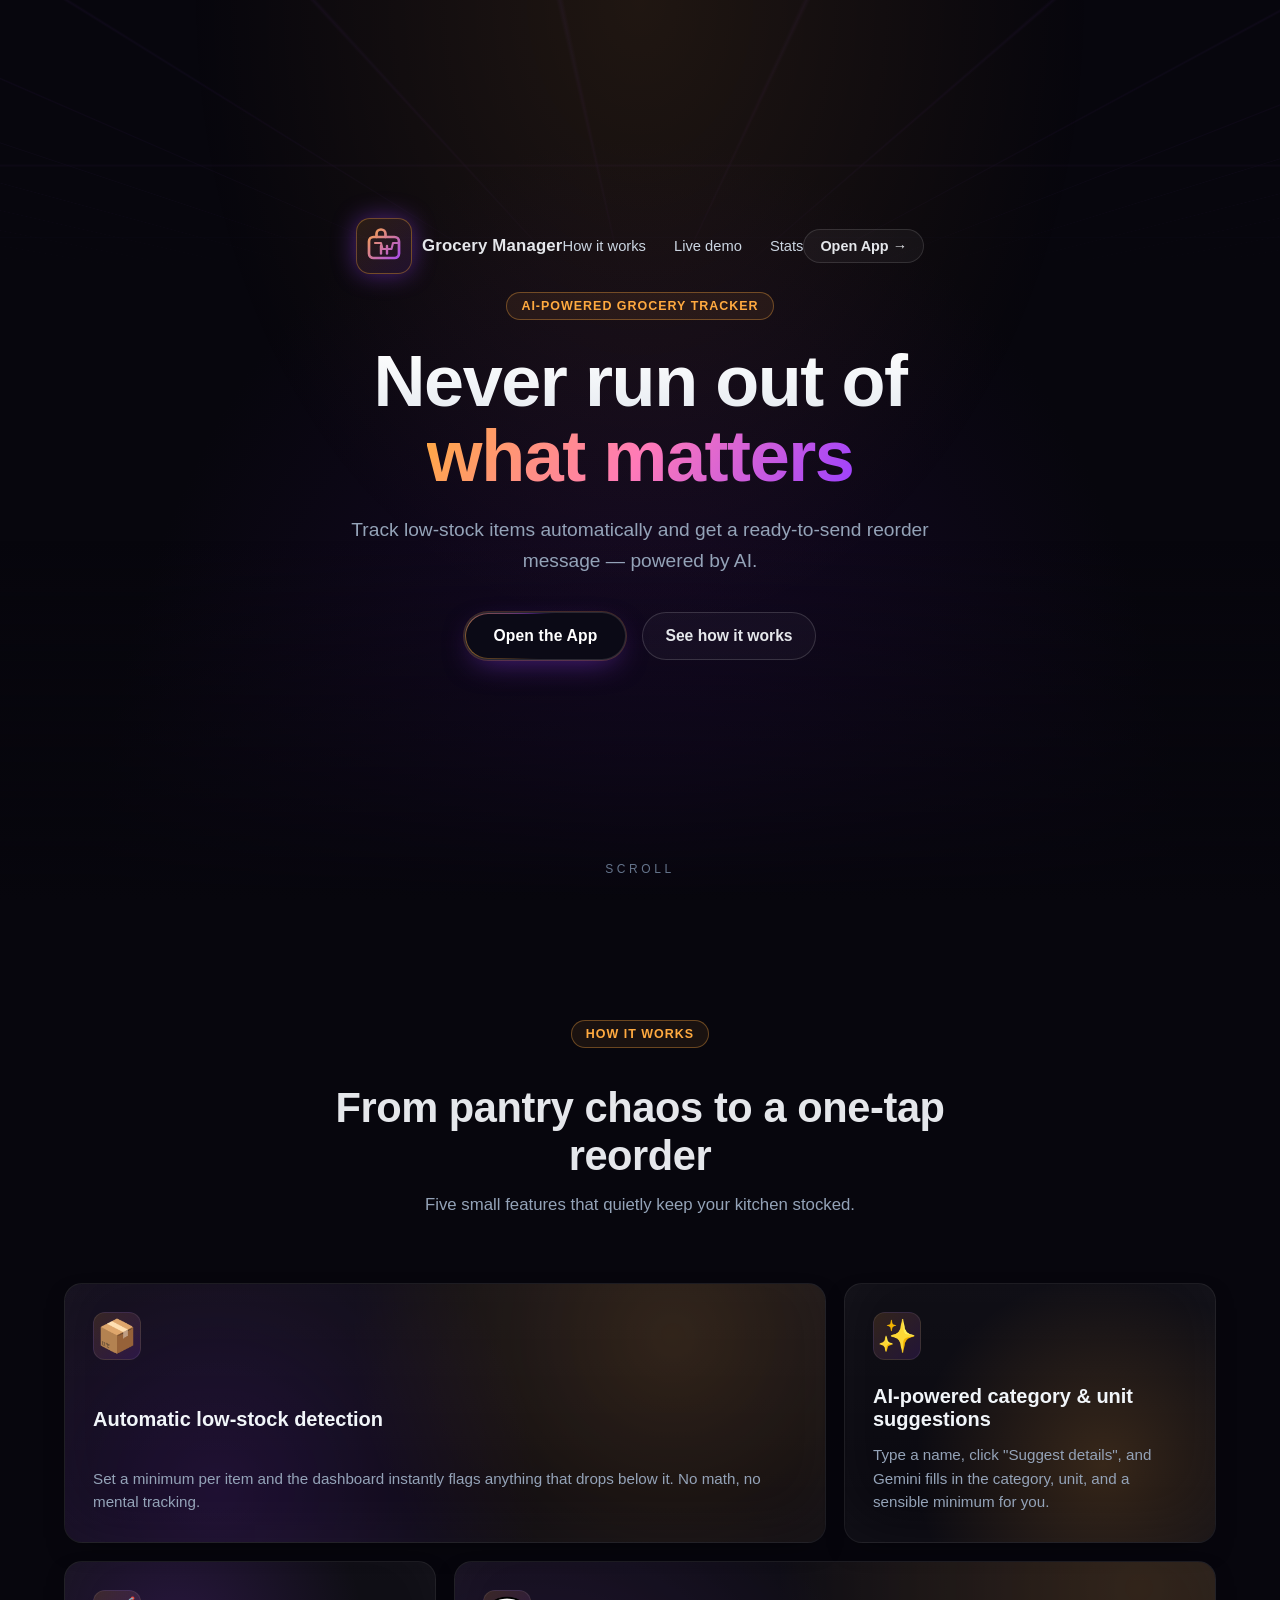
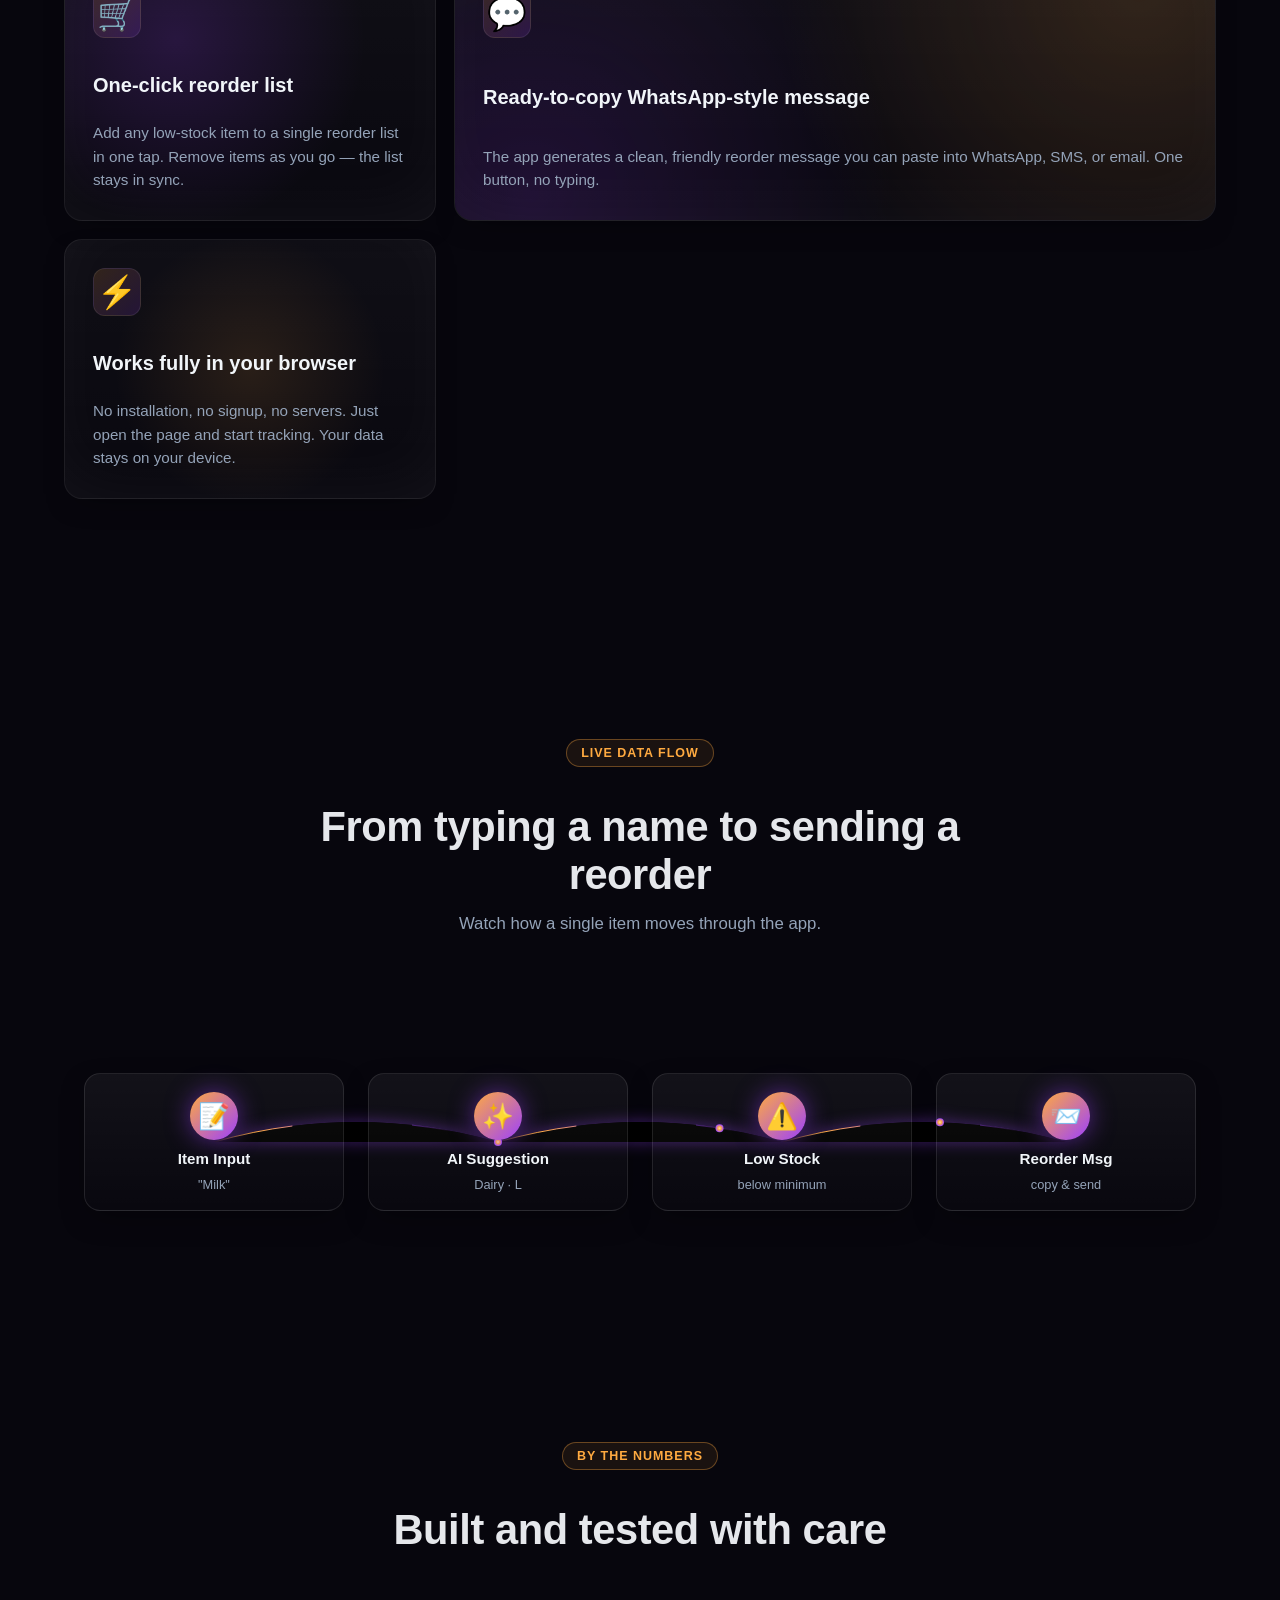
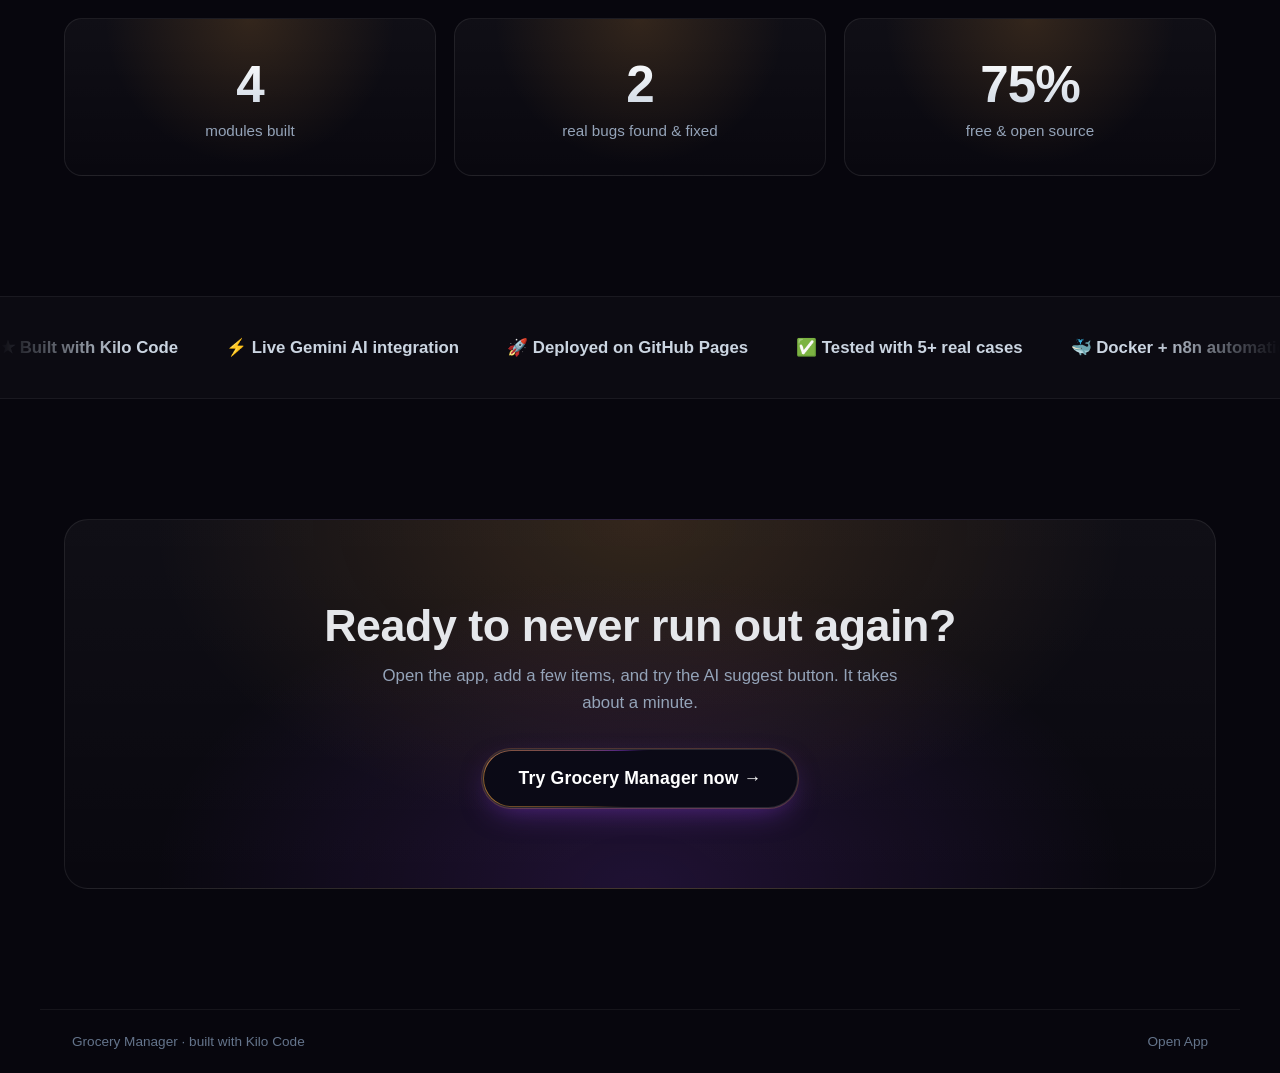
<file: index.html>
<!DOCTYPE html>
<html lang="en">
<head>
  <meta charset="UTF-8">
  <meta name="viewport" content="width=device-width, initial-scale=1.0">
  <title>Grocery Manager — Never run out of what matters</title>
  <link rel="stylesheet" href="landing.css">
</head>
<body>

  <!-- ====== SECTION 1: HERO ====== -->
  <header class="hero">
    <div class="retro-grid" aria-hidden="true">
      <div class="retro-grid-floor"></div>
      <div class="retro-grid-fade"></div>
    </div>

    <nav class="topnav">
      <a href="#" class="brand">
        <span class="brand-logo" aria-hidden="true">
          <svg viewBox="0 0 24 24" fill="none" xmlns="http://www.w3.org/2000/svg">
            <defs>
              <linearGradient id="logoGradLanding" x1="0" y1="0" x2="24" y2="24" gradientUnits="userSpaceOnUse">
                <stop offset="0%" stop-color="#ffaa40"/>
                <stop offset="100%" stop-color="#9c40ff"/>
              </linearGradient>
            </defs>
            <rect x="2" y="6" width="20" height="14" rx="3" stroke="url(#logoGradLanding)" stroke-width="1.8" fill="none"/>
            <path d="M7 6V4a3 3 0 0 1 6 0v2" stroke="url(#logoGradLanding)" stroke-width="1.8" stroke-linecap="round"/>
            <path d="M10 12v5" stroke="url(#logoGradLanding)" stroke-width="1.6" stroke-linecap="round"/>
            <path d="M14 12v5" stroke="url(#logoGradLanding)" stroke-width="1.6" stroke-linecap="round"/>
            <path d="M6 10h4l1 4h6l1-4h4" stroke="url(#logoGradLanding)" stroke-width="1.4" stroke-linecap="round" stroke-linejoin="round" fill="none"/>
          </svg>
        </span>
        Grocery Manager
      </a>
      <div class="topnav-links">
        <a href="#how">How it works</a>
        <a href="#flow">Live demo</a>
        <a href="#stats">Stats</a>
      </div>
      <a href="app.html" class="topnav-cta">Open App →</a>
    </nav>

    <div class="hero-content">
      <span class="eyebrow">AI-powered grocery tracker</span>
      <h1 class="hero-title">
        Never run out of <span class="sparkles-wrap" id="sparklesWrap">what matters</span>
      </h1>
      <p class="hero-sub">
        Track low-stock items automatically and get a ready-to-send reorder message — powered by AI.
      </p>
      <div class="hero-actions">
        <a href="app.html" class="shimmer-btn" id="heroOpenApp">
          <span class="shimmer-btn-shimmer"></span>
          <span class="shimmer-btn-label">Open the App</span>
        </a>
        <a href="#how" class="btn-secondary">See how it works</a>
      </div>
    </div>

    <div class="hero-scroll-hint" aria-hidden="true">Scroll</div>
  </header>

  <!-- ====== SECTION 2: BENTO GRID ====== -->
  <section id="how" class="section bento-section">
    <div class="section-head">
      <span class="eyebrow">How it works</span>
      <h2>From pantry chaos to a one-tap reorder</h2>
      <p>Five small features that quietly keep your kitchen stocked.</p>
    </div>

    <div class="bento-grid">
      <article class="bento-card bento-wide">
        <div class="bento-bg bento-bg-1"></div>
        <div class="bento-body">
          <div class="bento-icon">📦</div>
          <h3>Automatic low-stock detection</h3>
          <p>Set a minimum per item and the dashboard instantly flags anything that drops below it. No math, no mental tracking.</p>
        </div>
      </article>

      <article class="bento-card">
        <div class="bento-bg bento-bg-2"></div>
        <div class="bento-body">
          <div class="bento-icon">✨</div>
          <h3>AI-powered category &amp; unit suggestions</h3>
          <p>Type a name, click "Suggest details", and Gemini fills in the category, unit, and a sensible minimum for you.</p>
        </div>
      </article>

      <article class="bento-card">
        <div class="bento-bg bento-bg-3"></div>
        <div class="bento-body">
          <div class="bento-icon">🛒</div>
          <h3>One-click reorder list</h3>
          <p>Add any low-stock item to a single reorder list in one tap. Remove items as you go — the list stays in sync.</p>
        </div>
      </article>

      <article class="bento-card bento-wide">
        <div class="bento-bg bento-bg-4"></div>
        <div class="bento-body">
          <div class="bento-icon">💬</div>
          <h3>Ready-to-copy WhatsApp-style message</h3>
          <p>The app generates a clean, friendly reorder message you can paste into WhatsApp, SMS, or email. One button, no typing.</p>
        </div>
      </article>

      <article class="bento-card">
        <div class="bento-bg bento-bg-5"></div>
        <div class="bento-body">
          <div class="bento-icon">⚡</div>
          <h3>Works fully in your browser</h3>
          <p>No installation, no signup, no servers. Just open the page and start tracking. Your data stays on your device.</p>
        </div>
      </article>
    </div>
  </section>

  <!-- ====== SECTION 3: LIVE DATA FLOW DEMO ====== -->
  <section id="flow" class="section flow-section">
    <div class="section-head">
      <span class="eyebrow">Live data flow</span>
      <h2>From typing a name to sending a reorder</h2>
      <p>Watch how a single item moves through the app.</p>
    </div>

    <div class="flow-stage">
      <svg id="flowBeams" class="flow-beams" aria-hidden="true"></svg>

      <div class="flow-node" id="flowNode1">
        <div class="flow-node-icon">📝</div>
        <div class="flow-node-label">Item Input</div>
        <div class="flow-node-sub">"Milk"</div>
      </div>
      <div class="flow-node" id="flowNode2">
        <div class="flow-node-icon">✨</div>
        <div class="flow-node-label">AI Suggestion</div>
        <div class="flow-node-sub">Dairy · L</div>
      </div>
      <div class="flow-node" id="flowNode3">
        <div class="flow-node-icon">⚠️</div>
        <div class="flow-node-label">Low Stock</div>
        <div class="flow-node-sub">below minimum</div>
      </div>
      <div class="flow-node" id="flowNode4">
        <div class="flow-node-icon">📨</div>
        <div class="flow-node-label">Reorder Msg</div>
        <div class="flow-node-sub">copy &amp; send</div>
      </div>
    </div>
  </section>

  <!-- ====== SECTION 4: STATS ====== -->
  <section id="stats" class="section stats-section">
    <div class="section-head">
      <span class="eyebrow">By the numbers</span>
      <h2>Built and tested with care</h2>
    </div>
    <div class="stats-grid-landing">
      <div class="stat-card-landing">
        <span class="stat-value-landing number-ticker" data-target="5" data-suffix="">0</span>
        <span class="stat-label-landing">modules built</span>
      </div>
      <div class="stat-card-landing">
        <span class="stat-value-landing number-ticker" data-target="3" data-suffix="">0</span>
        <span class="stat-label-landing">real bugs found &amp; fixed</span>
      </div>
      <div class="stat-card-landing">
        <span class="stat-value-landing number-ticker" data-target="100" data-suffix="%">0</span>
        <span class="stat-label-landing">free &amp; open source</span>
      </div>
    </div>
  </section>

  <!-- ====== SECTION 5: MARQUEE ====== -->
  <section class="marquee-section">
    <div class="marquee">
      <div class="marquee-track" id="marqueeTrack">
        <span class="marquee-item">★ Built with Kilo Code</span>
        <span class="marquee-item">⚡ Live Gemini AI integration</span>
        <span class="marquee-item">🚀 Deployed on GitHub Pages</span>
        <span class="marquee-item">✅ Tested with 5+ real cases</span>
        <span class="marquee-item">🐳 Docker + n8n automation ready</span>
        <span class="marquee-item">🎨 Magic UI components</span>
        <span class="marquee-item">🔒 100% client-side</span>
      </div>
    </div>
  </section>

  <!-- ====== SECTION 6: CTA ====== -->
  <section class="cta-section">
    <div class="cta-card">
      <h2>Ready to never run out again?</h2>
      <p>Open the app, add a few items, and try the AI suggest button. It takes about a minute.</p>
      <a href="app.html" class="shimmer-btn shimmer-btn-large" id="ctaBtn">
        <span class="shimmer-btn-shimmer"></span>
        <span class="shimmer-btn-label">Try Grocery Manager now →</span>
      </a>
    </div>
  </section>

  <footer class="landing-footer">
    <span>Grocery Manager · built with Kilo Code</span>
    <span><a href="app.html">Open App</a></span>
  </footer>

  <script src="landing.js"></script>
</body>
</html>
</file>
<file: landing.css>
/* ============================================================
   Grocery Manager — Landing Page
   Dark theme, orange (#ffaa40) → purple (#9c40ff) accent
   ============================================================ */

* { box-sizing: border-box; }

html { scroll-behavior: smooth; }

body {
  margin: 0;
  font-family: -apple-system, BlinkMacSystemFont, 'Segoe UI', Roboto, sans-serif;
  background: #07060d;
  color: #e5e7eb;
  -webkit-font-smoothing: antialiased;
  overflow-x: hidden;
}

a { color: inherit; text-decoration: none; }

/* ---------- Top nav ---------- */
.topnav {
  position: relative;
  z-index: 10;
  display: flex;
  align-items: center;
  justify-content: space-between;
  padding: 18px 32px;
  max-width: 1200px;
  margin: 0 auto;
}

.brand {
  display: flex;
  align-items: center;
  gap: 10px;
  font-weight: 700;
  font-size: 1.05rem;
  letter-spacing: 0.01em;
}

.brand-dot {
  width: 10px;
  height: 10px;
  border-radius: 999px;
  background: linear-gradient(135deg, #ffaa40, #9c40ff);
  box-shadow: 0 0 12px rgba(156, 64, 255, 0.6);
}

.brand-logo {
  display: inline-flex;
  width: 56px;
  height: 56px;
  border-radius: 14px;
  background: linear-gradient(135deg, rgba(255, 170, 64, 0.12), rgba(156, 64, 255, 0.12));
  border: 1px solid rgba(255, 170, 64, 0.35);
  box-shadow: 0 0 24px rgba(156, 64, 255, 0.45);
  padding: 9px;
}

.brand-logo svg {
  width: 100%;
  height: 100%;
  display: block;
}

.topnav-links {
  display: flex;
  gap: 28px;
  font-size: 0.92rem;
  color: #cbd5e1;
}

.topnav-links a:hover { color: #fff; }

.topnav-cta {
  padding: 8px 16px;
  border-radius: 999px;
  border: 1px solid rgba(255, 255, 255, 0.12);
  background: rgba(255, 255, 255, 0.04);
  font-size: 0.9rem;
  font-weight: 600;
  transition: background 0.2s ease, border-color 0.2s ease;
}
.topnav-cta:hover {
  background: rgba(255, 255, 255, 0.08);
  border-color: rgba(255, 170, 64, 0.4);
}

/* ============================================================
   SECTION 1: HERO + RETRO GRID
   ============================================================ */
.hero {
  position: relative;
  min-height: 100vh;
  display: flex;
  flex-direction: column;
  align-items: center;
  justify-content: center;
  padding: 80px 24px 120px;
  overflow: hidden;
  isolation: isolate;
}

.retro-grid {
  position: absolute;
  inset: 0;
  z-index: -1;
  perspective: 200px;
  pointer-events: none;
  background: radial-gradient(ellipse at 50% 100%, #1a0a2e 0%, #07060d 60%);
}

.retro-grid-floor {
  position: absolute;
  left: -200%;
  top: 30%;
  width: 600vw;
  height: 300vh;
  transform-origin: 100% 0 0;
  transform: rotateX(65deg);
  background-image:
    linear-gradient(to right, rgba(156, 64, 255, 0.35) 1px, transparent 0),
    linear-gradient(to bottom, rgba(156, 64, 255, 0.35) 1px, transparent 0);
  background-size: 60px 60px;
  background-repeat: repeat;
  animation: retro-grid-scroll 15s linear infinite;
  mask-image: linear-gradient(to top, #000 0%, #000 50%, transparent 100%);
  -webkit-mask-image: linear-gradient(to top, #000 0%, #000 50%, transparent 100%);
}

@keyframes retro-grid-scroll {
  from { transform: rotateX(65deg) translateY(-50%); }
  to   { transform: rotateX(65deg) translateY(0); }
}

.retro-grid-fade {
  position: absolute;
  inset: 0;
  background:
    radial-gradient(ellipse at 50% 0%, rgba(255, 170, 64, 0.10) 0%, transparent 50%),
    linear-gradient(to bottom, transparent 60%, #07060d 100%);
}

.hero-content {
  position: relative;
  z-index: 2;
  text-align: center;
  max-width: 880px;
}

.eyebrow {
  display: inline-block;
  padding: 6px 14px;
  border-radius: 999px;
  border: 1px solid rgba(255, 170, 64, 0.35);
  background: rgba(255, 170, 64, 0.08);
  color: #ffaa40;
  font-size: 0.78rem;
  font-weight: 600;
  letter-spacing: 0.08em;
  text-transform: uppercase;
  margin-bottom: 24px;
}

.hero-title {
  font-size: clamp(2.4rem, 6vw, 4.5rem);
  font-weight: 800;
  line-height: 1.05;
  margin: 0 0 20px;
  letter-spacing: -0.02em;
  background: linear-gradient(180deg, #ffffff 0%, #cbd5e1 100%);
  -webkit-background-clip: text;
  background-clip: text;
  color: transparent;
}

.hero-sub {
  font-size: clamp(1rem, 1.6vw, 1.2rem);
  color: #94a3b8;
  line-height: 1.6;
  max-width: 640px;
  margin: 0 auto 36px;
}

.hero-actions {
  display: flex;
  gap: 16px;
  justify-content: center;
  flex-wrap: wrap;
}

.btn-secondary {
  display: inline-flex;
  align-items: center;
  padding: 12px 22px;
  border-radius: 999px;
  border: 1px solid rgba(255, 255, 255, 0.15);
  background: rgba(255, 255, 255, 0.03);
  color: #e5e7eb;
  font-weight: 600;
  font-size: 0.98rem;
  transition: background 0.2s ease, border-color 0.2s ease;
}
.btn-secondary:hover {
  background: rgba(255, 255, 255, 0.07);
  border-color: rgba(255, 255, 255, 0.25);
}

.hero-scroll-hint {
  position: absolute;
  bottom: 24px;
  left: 50%;
  transform: translateX(-50%);
  font-size: 0.75rem;
  letter-spacing: 0.3em;
  color: #64748b;
  text-transform: uppercase;
  animation: scroll-hint 2.2s ease-in-out infinite;
}
@keyframes scroll-hint {
  0%, 100% { transform: translateX(-50%) translateY(0); opacity: 0.5; }
  50%      { transform: translateX(-50%) translateY(8px); opacity: 1; }
}

/* ---------- Sparkles Text ---------- */
.sparkles-wrap {
  position: relative;
  display: inline-block;
  background: linear-gradient(120deg, #ffaa40, #ff7ab8, #9c40ff);
  -webkit-background-clip: text;
  background-clip: text;
  color: transparent;
}

.sparkle {
  position: absolute;
  width: 14px;
  height: 14px;
  pointer-events: none;
  animation: sparkle-pop 1.4s ease-in-out infinite;
  opacity: 0;
}

@keyframes sparkle-pop {
  0%   { transform: scale(0) rotate(0deg);   opacity: 0; }
  40%  { transform: scale(1) rotate(60deg);  opacity: 1; }
  100% { transform: scale(0) rotate(140deg); opacity: 0; }
}

/* ---------- Shimmer Button ---------- */
.shimmer-btn {
  position: relative;
  display: inline-flex;
  align-items: center;
  justify-content: center;
  padding: 14px 28px;
  border-radius: 999px;
  border: 1px solid rgba(255, 255, 255, 0.12);
  background: #0b0a16;
  color: #fff;
  font-weight: 700;
  font-size: 0.98rem;
  letter-spacing: 0.01em;
  cursor: pointer;
  overflow: hidden;
  isolation: isolate;
  box-shadow:
    0 0 0 1px rgba(255, 170, 64, 0.2),
    0 10px 30px -10px rgba(156, 64, 255, 0.5);
  transition: transform 0.15s ease;
}
.shimmer-btn:hover { transform: translateY(-1px); }
.shimmer-btn:active { transform: translateY(0); }

.shimmer-btn-shimmer {
  position: absolute;
  inset: -2px;
  z-index: -1;
  background: conic-gradient(
    from calc(270deg - 45deg),
    transparent 0deg,
    #ffaa40 45deg,
    #9c40ff 90deg,
    transparent 135deg
  );
  animation: shimmer-spin 3s linear infinite;
  filter: blur(8px);
  opacity: 0.85;
}

.shimmer-btn::after {
  content: "";
  position: absolute;
  inset: 1px;
  border-radius: inherit;
  background: #0b0a16;
  z-index: -1;
}

@keyframes shimmer-spin {
  to { transform: rotate(360deg); }
}

.shimmer-btn-large {
  padding: 18px 36px;
  font-size: 1.1rem;
}

/* ============================================================
   SECTION 2: BENTO GRID
   ============================================================ */
.section {
  position: relative;
  padding: 120px 24px;
  max-width: 1200px;
  margin: 0 auto;
}

.section-head {
  text-align: center;
  max-width: 720px;
  margin: 0 auto 64px;
}

.section-head h2 {
  font-size: clamp(1.8rem, 3.5vw, 2.6rem);
  font-weight: 800;
  margin: 12px 0 12px;
  letter-spacing: -0.01em;
}

.section-head p {
  color: #94a3b8;
  font-size: 1.05rem;
  line-height: 1.6;
  margin: 0;
}

.bento-grid {
  display: grid;
  grid-template-columns: repeat(3, 1fr);
  grid-auto-rows: 260px;
  gap: 18px;
}

.bento-card {
  position: relative;
  border-radius: 18px;
  padding: 28px;
  overflow: hidden;
  background: linear-gradient(180deg, rgba(255, 255, 255, 0.04), rgba(255, 255, 255, 0.01));
  border: 1px solid rgba(255, 255, 255, 0.08);
  box-shadow:
    0 -20px 80px -20px rgba(255, 255, 255, 0.05) inset,
    0 10px 30px -15px rgba(0, 0, 0, 0.6);
  transition: transform 0.3s ease, border-color 0.3s ease;
}

.bento-card:hover {
  transform: translateY(-4px);
  border-color: rgba(255, 170, 64, 0.25);
}

.bento-wide { grid-column: span 2; }

.bento-bg {
  position: absolute;
  inset: 0;
  z-index: 0;
  opacity: 0.6;
  pointer-events: none;
}

.bento-bg-1 {
  background:
    radial-gradient(circle at 80% 20%, rgba(255, 170, 64, 0.25), transparent 50%),
    radial-gradient(circle at 20% 80%, rgba(156, 64, 255, 0.25), transparent 50%);
}

.bento-bg-2 {
  background:
    radial-gradient(circle at 70% 70%, rgba(255, 170, 64, 0.30), transparent 60%);
}

.bento-bg-3 {
  background:
    radial-gradient(circle at 30% 30%, rgba(156, 64, 255, 0.30), transparent 60%);
}

.bento-bg-4 {
  background:
    radial-gradient(circle at 90% 10%, rgba(255, 170, 64, 0.25), transparent 50%),
    radial-gradient(circle at 10% 90%, rgba(156, 64, 255, 0.25), transparent 50%);
}

.bento-bg-5 {
  background:
    radial-gradient(circle at 50% 50%, rgba(255, 170, 64, 0.20), transparent 60%);
}

.bento-body {
  position: relative;
  z-index: 1;
  display: flex;
  flex-direction: column;
  height: 100%;
  justify-content: space-between;
}

.bento-icon {
  font-size: 2rem;
  width: 48px;
  height: 48px;
  display: flex;
  align-items: center;
  justify-content: center;
  border-radius: 12px;
  background: linear-gradient(135deg, rgba(255, 170, 64, 0.15), rgba(156, 64, 255, 0.15));
  border: 1px solid rgba(255, 255, 255, 0.08);
}

.bento-card h3 {
  font-size: 1.25rem;
  font-weight: 700;
  margin: 18px 0 6px;
  color: #f1f5f9;
}

.bento-card p {
  color: #94a3b8;
  font-size: 0.95rem;
  line-height: 1.55;
  margin: 0;
}

/* ============================================================
   SECTION 3: FLOW
   ============================================================ */
.flow-section { padding-bottom: 100px; }

.flow-stage {
  position: relative;
  display: flex;
  align-items: center;
  justify-content: space-between;
  gap: 24px;
  padding: 40px 20px;
  min-height: 280px;
}

.flow-beams {
  position: absolute;
  inset: 0;
  width: 100%;
  height: 100%;
  pointer-events: none;
  overflow: visible;
  filter: drop-shadow(0 0 8px rgba(156, 64, 255, 0.4));
}

.flow-node {
  position: relative;
  z-index: 1;
  flex: 1;
  min-width: 0;
  display: flex;
  flex-direction: column;
  align-items: center;
  text-align: center;
  gap: 10px;
  padding: 18px 12px;
  border-radius: 16px;
  background: linear-gradient(180deg, rgba(255, 255, 255, 0.05), rgba(255, 255, 255, 0.01));
  border: 1px solid rgba(255, 255, 255, 0.1);
  box-shadow: 0 10px 30px -10px rgba(0, 0, 0, 0.5);
}

.flow-node-icon {
  width: 48px;
  height: 48px;
  display: flex;
  align-items: center;
  justify-content: center;
  font-size: 1.6rem;
  border-radius: 999px;
  background: linear-gradient(135deg, #ffaa40, #9c40ff);
  color: #07060d;
  box-shadow: 0 0 24px rgba(156, 64, 255, 0.5);
}

.flow-node-label {
  font-weight: 700;
  color: #f1f5f9;
  font-size: 0.95rem;
}

.flow-node-sub {
  font-size: 0.8rem;
  color: #94a3b8;
}

/* ============================================================
   SECTION 4: STATS
   ============================================================ */
.stats-section { padding-top: 60px; }

.stats-grid-landing {
  display: grid;
  grid-template-columns: repeat(3, 1fr);
  gap: 18px;
}

.stat-card-landing {
  position: relative;
  padding: 36px 24px;
  border-radius: 18px;
  text-align: center;
  background: linear-gradient(180deg, rgba(255, 255, 255, 0.04), rgba(255, 255, 255, 0.01));
  border: 1px solid rgba(255, 255, 255, 0.08);
  overflow: hidden;
}

.stat-card-landing::before {
  content: "";
  position: absolute;
  inset: 0;
  background: radial-gradient(circle at 50% 0%, rgba(255, 170, 64, 0.15), transparent 60%);
  pointer-events: none;
}

.stat-value-landing {
  position: relative;
  display: block;
  font-size: clamp(2.4rem, 4vw, 3.4rem);
  font-weight: 800;
  font-variant-numeric: tabular-nums;
  letter-spacing: -0.02em;
  background: linear-gradient(180deg, #ffffff, #cbd5e1);
  -webkit-background-clip: text;
  background-clip: text;
  color: transparent;
  margin-bottom: 8px;
}

.stat-label-landing {
  position: relative;
  display: block;
  color: #94a3b8;
  font-size: 0.95rem;
}

/* ============================================================
   SECTION 5: MARQUEE
   ============================================================ */
.marquee-section {
  padding: 40px 0;
  border-top: 1px solid rgba(255, 255, 255, 0.06);
  border-bottom: 1px solid rgba(255, 255, 255, 0.06);
  background: rgba(255, 255, 255, 0.02);
  overflow: hidden;
}

.marquee {
  overflow: hidden;
  mask-image: linear-gradient(to right, transparent, #000 10%, #000 90%, transparent);
  -webkit-mask-image: linear-gradient(to right, transparent, #000 10%, #000 90%, transparent);
}

.marquee-track {
  display: flex;
  gap: 48px;
  width: max-content;
  animation: marquee-scroll 30s linear infinite;
}

.marquee-item {
  flex-shrink: 0;
  font-size: 1.05rem;
  font-weight: 600;
  color: #cbd5e1;
  white-space: nowrap;
}

@keyframes marquee-scroll {
  from { transform: translateX(0); }
  to   { transform: translateX(-50%); }
}

/* ============================================================
   SECTION 6: CTA
   ============================================================ */
.cta-section {
  padding: 120px 24px;
  max-width: 1200px;
  margin: 0 auto;
}

.cta-card {
  text-align: center;
  padding: 80px 32px;
  border-radius: 24px;
  background:
    radial-gradient(ellipse at 50% 0%, rgba(255, 170, 64, 0.15), transparent 60%),
    radial-gradient(ellipse at 50% 100%, rgba(156, 64, 255, 0.15), transparent 60%),
    linear-gradient(180deg, rgba(255, 255, 255, 0.04), rgba(255, 255, 255, 0.01));
  border: 1px solid rgba(255, 255, 255, 0.08);
}

.cta-card h2 {
  font-size: clamp(1.8rem, 4vw, 2.8rem);
  font-weight: 800;
  margin: 0 0 12px;
  letter-spacing: -0.01em;
}

.cta-card p {
  color: #94a3b8;
  font-size: 1.05rem;
  max-width: 520px;
  margin: 0 auto 32px;
  line-height: 1.6;
}

/* ============================================================
   FOOTER
   ============================================================ */
.landing-footer {
  display: flex;
  justify-content: space-between;
  align-items: center;
  padding: 24px 32px;
  max-width: 1200px;
  margin: 0 auto;
  color: #64748b;
  font-size: 0.85rem;
  border-top: 1px solid rgba(255, 255, 255, 0.06);
}
.landing-footer a:hover { color: #cbd5e1; }

/* ============================================================
   RESPONSIVE
   ============================================================ */
@media (max-width: 900px) {
  .topnav-links { display: none; }
  .bento-grid { grid-template-columns: repeat(2, 1fr); }
  .bento-wide { grid-column: span 2; }
  .flow-stage { flex-wrap: wrap; }
  .flow-node { flex: 0 0 calc(50% - 12px); }
  .stats-grid-landing { grid-template-columns: 1fr; }
  .flow-beams { display: none; }
}

@media (max-width: 560px) {
  .topnav { padding: 14px 20px; }
  .topnav-cta { padding: 6px 12px; font-size: 0.82rem; }
  .bento-grid { grid-template-columns: 1fr; }
  .bento-wide { grid-column: span 1; }
  .flow-node { flex: 0 0 100%; }
  .hero { padding: 60px 18px 100px; }
  .section { padding: 80px 18px; }
  .cta-card { padding: 60px 20px; }
}

@media (prefers-reduced-motion: reduce) {
  .retro-grid-floor,
  .marquee-track,
  .shimmer-btn-shimmer,
  .flow-beams,
  .sparkle,
  .hero-scroll-hint {
    animation: none !important;
  }
}
</file>
